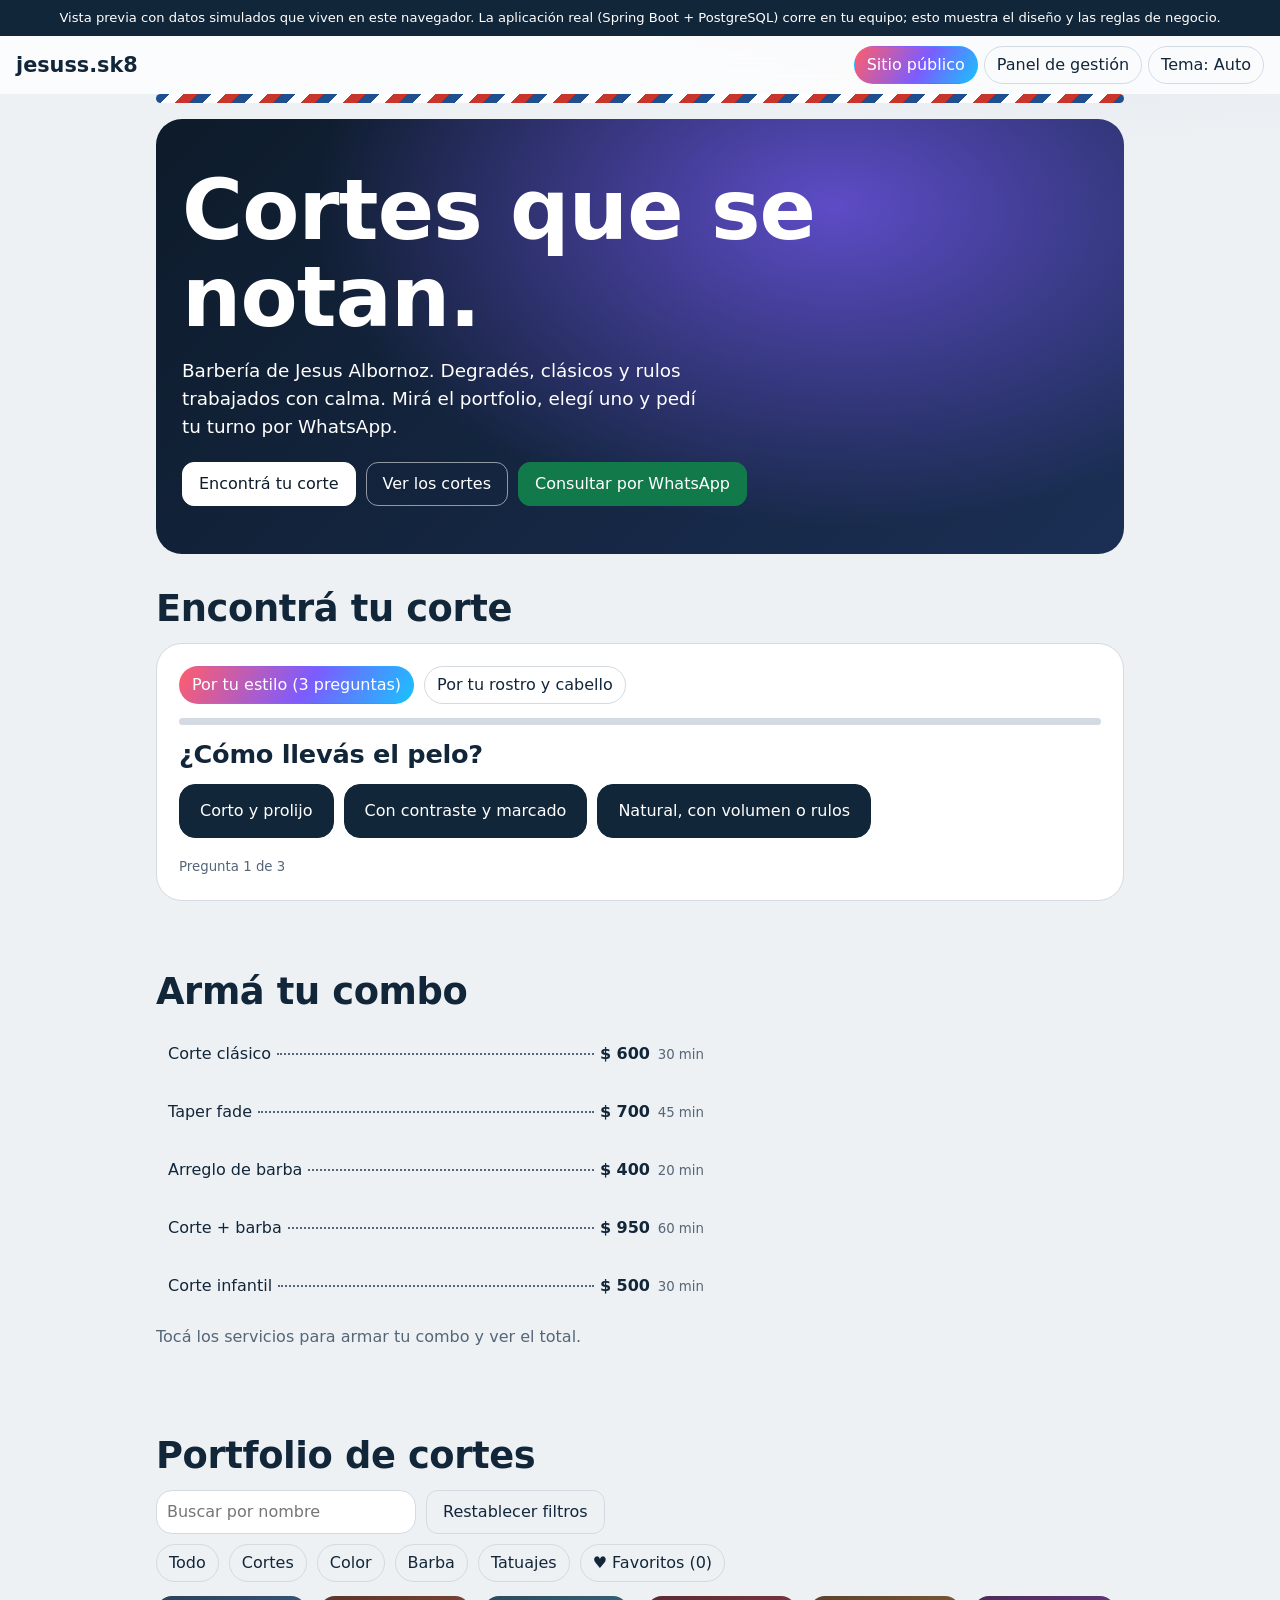
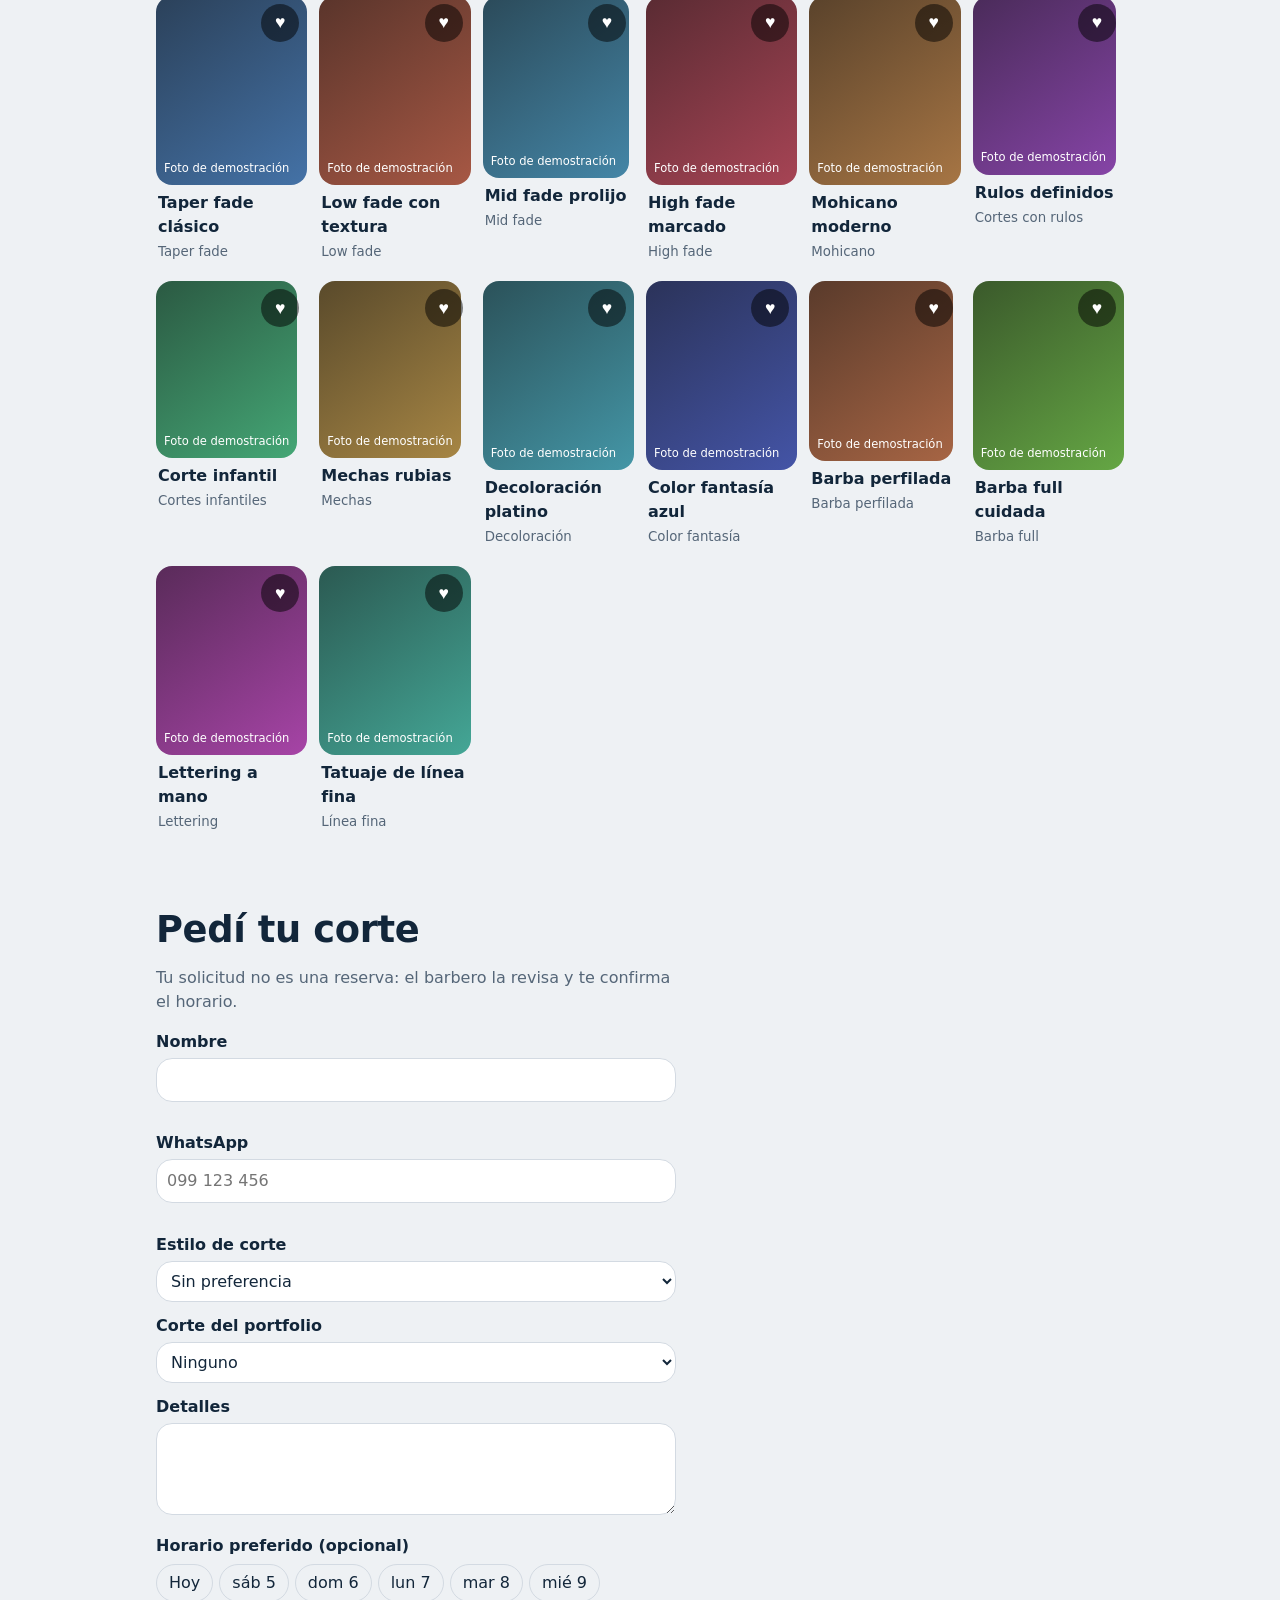
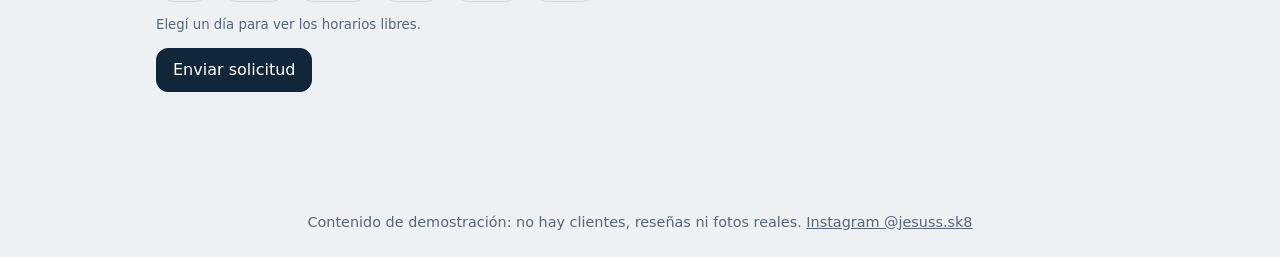
<file: frontend/demo.html>
<!doctype html>
<html lang="es">
<head>
<meta charset="utf-8">
<meta name="viewport" content="width=device-width, initial-scale=1, viewport-fit=cover">
<title>jesuss.sk8 | Barbería</title>
<style>
:root{box-sizing:border-box;padding-top:env(safe-area-inset-top,0px);padding-bottom:env(safe-area-inset-bottom,0px);
--bg:#eef1f4;--sf:#fff;--tx:#12263a;--mu:#556678;--red:#c9342b;--blue:#1f4f8f;--bd:#d3dae2;--pb:#12263a;--pt:#fff;--wa:#12794a;--ok:#e3f3ea;--er:#b3261e}
@media (prefers-color-scheme:dark){:root:not([data-theme="light"]){--bg:#0d1b2a;--sf:#15283b;--tx:#eaf0f6;--mu:#9fb0c1;--red:#e0554b;--blue:#6a9be0;--bd:#26405a;--pb:#eaf0f6;--pt:#0d1b2a;--wa:#3fc885;--ok:#16382b;--er:#ff9a92}}
:root[data-theme="dark"]{--bg:#0d1b2a;--sf:#15283b;--tx:#eaf0f6;--mu:#9fb0c1;--red:#e0554b;--blue:#6a9be0;--bd:#26405a;--pb:#eaf0f6;--pt:#0d1b2a;--wa:#3fc885;--ok:#16382b;--er:#ff9a92}
html{scroll-padding-top:calc(env(safe-area-inset-top,0px) + 70px);scroll-behavior:smooth}
*{box-sizing:border-box}
body{margin:0;background:var(--bg);color:var(--tx);font:16px/1.5 system-ui,-apple-system,"Segoe UI",sans-serif}
body::before{content:"";position:fixed;inset:0 0 auto;height:env(safe-area-inset-top,0px);z-index:10;background:var(--sf)}
h1,h2,h3{font-family:"Avenir Next Condensed","Franklin Gothic Medium","Arial Narrow",system-ui,sans-serif;line-height:1.05;margin:0;letter-spacing:-.01em}
h1{font-size:clamp(2.8rem,9vw,5.2rem)}h2{font-size:clamp(1.7rem,4vw,2.3rem);margin-bottom:14px}
.pole{height:9px;background:repeating-linear-gradient(-45deg,var(--red) 0 10px,#fff 10px 20px,var(--blue) 20px 30px)}
.note{background:var(--pb);color:var(--pt);font-size:.82rem;padding:8px 16px;text-align:center}
header.bar{position:sticky;top:env(safe-area-inset-top,0px);z-index:11;background:var(--sf);border-bottom:1px solid var(--bd);display:flex;flex-wrap:wrap;gap:8px;align-items:center;justify-content:space-between;padding:10px 16px}
.brand{font:700 1.3rem "Avenir Next Condensed","Franklin Gothic Medium","Arial Narrow",system-ui,sans-serif}
nav{display:flex;gap:6px;flex-wrap:wrap}
main{max-width:1000px;margin:0 auto;padding:0 16px 60px}
section{padding:36px 0}
.mu{color:var(--mu)}.row{display:flex;gap:10px;flex-wrap:wrap;align-items:center}
.btn,.chip{font:inherit;cursor:pointer;border-radius:6px;border:1px solid var(--pb);background:var(--pb);color:var(--pt);padding:9px 16px;text-decoration:none;display:inline-block}
.btn.ghost,.chip{background:transparent;color:var(--tx);border-color:var(--bd)}
.btn.wa{background:var(--wa);border-color:var(--wa);color:#fff}
.btn.sm{padding:5px 10px;font-size:.85rem}
.chip{padding:6px 12px;border-radius:99px}.chip[aria-pressed="true"]{background:var(--pb);color:var(--pt);border-color:var(--pb)}
:focus-visible{outline:3px solid var(--blue);outline-offset:2px}
.hero{padding:48px 0 36px}.hero p{max-width:46ch;font-size:1.15rem;margin:16px 0 22px}
.svc{list-style:none;padding:0;margin:0;max-width:560px}.svc li{display:flex;align-items:baseline;gap:6px;padding:7px 0}
.svc .dots{flex:1;border-bottom:2px dotted var(--mu);transform:translateY(-4px)}.svc small{color:var(--mu);min-width:48px;text-align:right}
.grid{display:grid;grid-template-columns:repeat(auto-fill,minmax(150px,1fr));gap:12px;margin-top:14px}
.card{all:unset;cursor:pointer;display:block}.card:focus-visible{outline:3px solid var(--blue);outline-offset:2px}
.ph{aspect-ratio:4/5;border-radius:6px;background:linear-gradient(145deg,hsl(var(--h) 35% 26%),hsl(var(--h) 42% 46%));display:grid;align-items:end;justify-items:start;padding:8px;color:#fff;font-size:.72rem}
.cap{padding:6px 2px}.cap b{display:block}.cap small{color:var(--mu)}
input,select,textarea{font:inherit;color:var(--tx);background:var(--sf);border:1px solid var(--bd);border-radius:6px;padding:9px 10px;width:100%}
label{display:block;margin-bottom:12px;font-weight:600}label>*{font-weight:400;margin-top:4px}
form.stack{max-width:520px}.err{color:var(--er);display:block;min-height:1em}
.hp{position:absolute;left:-9999px}
.okbox{background:var(--ok);padding:12px 14px;border-radius:6px;margin-top:12px}
dialog{border:1px solid var(--bd);border-radius:10px;background:var(--sf);color:var(--tx);max-width:min(480px,92vw);width:100%;padding:18px}
dialog::backdrop{background:rgba(0,0,0,.55)}dialog h2{margin:12px 0 4px}
.tabs{display:flex;gap:6px;flex-wrap:wrap;margin:18px 0}
.tabs .chip b{background:var(--red);color:#fff;border-radius:99px;padding:0 7px;margin-left:6px;font-size:.78rem}
.kpis{display:grid;grid-template-columns:repeat(auto-fit,minmax(150px,1fr));gap:10px;margin-bottom:22px}
.kpi{background:var(--sf);border:1px solid var(--bd);border-radius:8px;padding:12px}.kpi b{display:block;font-size:1.7rem;font-family:"Avenir Next Condensed","Franklin Gothic Medium","Arial Narrow",system-ui,sans-serif}.kpi small{color:var(--mu)}
.list{list-style:none;padding:0;margin:0;background:var(--sf);border:1px solid var(--bd);border-radius:8px}
.list>li,.list>article{display:flex;gap:12px;align-items:center;flex-wrap:wrap;padding:12px;border-bottom:1px solid var(--bd)}.list>:last-child{border:0}
.tm{min-width:62px;font-weight:700}.tm small{display:block;font-weight:400;color:var(--mu)}.gr{flex:1;min-width:150px}
.bd{font-size:.8rem;padding:2px 9px;border-radius:99px;border:1px solid var(--bd)}
.bd.CONFIRMED,.bd.on{border-color:var(--blue);color:var(--blue)}.bd.COMPLETED{background:var(--ok);border-color:transparent}.bd.CANCELLED{color:var(--mu);text-decoration:line-through}
.acts{display:flex;gap:6px;flex-wrap:wrap}
.sw{width:38px;height:48px;border-radius:4px;background:linear-gradient(145deg,hsl(var(--h) 35% 26%),hsl(var(--h) 42% 46%))}
details{width:100%}summary{cursor:pointer}details ul{margin:8px 0 0;color:var(--mu)}
#toast{position:fixed;left:50%;bottom:calc(16px + env(safe-area-inset-bottom,0px));transform:translateX(-50%);background:var(--pb);color:var(--pt);padding:10px 16px;border-radius:8px;z-index:30;max-width:90vw}
#toast.bad{background:var(--er);color:#fff}#toast:empty{display:none}
.two{display:grid;grid-template-columns:repeat(auto-fit,minmax(180px,1fr));gap:10px;align-items:end}
footer{padding:24px 16px;text-align:center;color:var(--mu);font-size:.9rem}
:root{--r:16px;--g:linear-gradient(120deg,#ff5d6c,#7c5cff 55%,#19c2ff)}
body{background:radial-gradient(900px 500px at 85% -10%,color-mix(in srgb,var(--blue) 18%,transparent),transparent),var(--bg)}
header.bar{backdrop-filter:blur(14px);background:color-mix(in srgb,var(--sf) 78%,transparent);border-bottom:0}
header.bar::after{content:"";position:absolute;left:0;bottom:0;height:3px;width:var(--p,0%);background:var(--g)}
.pole{border-radius:99px;background-size:42px 42px;animation:slide 6s linear infinite}
@keyframes slide{to{background-position:42px 0}}
.hero{position:relative;margin-top:16px;padding:48px 26px;border-radius:26px;color:#fff;overflow:hidden;background:radial-gradient(520px 320px at var(--mx,70%) var(--my,20%),rgba(124,92,255,.7),transparent),linear-gradient(135deg,#0d1b2a,#1b2f55)}
.hero .btn{background:#fff;color:#0d1b2a;border-color:#fff}.hero .btn.ghost{background:transparent;color:#fff;border-color:#ffffff88}.hero .btn.wa{background:var(--wa);border-color:var(--wa);color:#fff}
.btn,.chip{transition:transform .15s,background .2s}.btn:hover{transform:translateY(-2px)}.btn:active,.chip:active{transform:scale(.95)}
.btn,.chip{border-radius:12px}.chip{border-radius:99px}.chip[aria-pressed="true"]{background:var(--g);border-color:transparent;color:#fff}
.svc button{all:unset;box-sizing:border-box;cursor:pointer;display:flex;align-items:baseline;gap:6px;width:100%;padding:10px 12px;border-radius:12px;transition:.2s}
.svc button:hover{background:color-mix(in srgb,var(--blue) 12%,transparent)}.svc button:focus-visible{outline:3px solid var(--blue)}
.svc button[aria-pressed="true"]{background:var(--pb);color:var(--pt);transform:scale(1.02)}.svc button[aria-pressed="true"] .dots{border-color:currentColor}.svc button[aria-pressed="true"] small{color:inherit}
.estbar{margin-top:12px;padding:12px 16px;border-radius:14px;background:var(--sf);border:1px solid var(--bd);display:flex;gap:14px;align-items:center;flex-wrap:wrap}.estbar b{font-size:1.5rem}
.cw{position:relative}.heart{position:absolute;z-index:2;top:8px;right:8px;width:38px;height:38px;border-radius:50%;border:0;background:rgba(0,0,0,.5);color:#fff;font-size:1.1rem;cursor:pointer;transition:transform .15s,background .2s}.heart:hover{transform:scale(1.18)}.heart[aria-pressed="true"]{background:var(--red);transform:scale(1.1)}
.card .ph{border-radius:var(--r);transition:transform .25s,box-shadow .25s}.card:hover .ph{transform:translateY(-5px) rotate(-.7deg);box-shadow:0 16px 32px rgba(0,0,0,.28)}
.qz{background:var(--sf);border:1px solid var(--bd);border-radius:26px;padding:22px}.qz .opts{display:flex;gap:10px;flex-wrap:wrap;margin:16px 0}.qz .opts .btn{padding:14px 20px;border-radius:16px}
.bar-p{height:7px;border-radius:9px;background:var(--bd);overflow:hidden}.bar-p i{display:block;height:100%;background:var(--g);transition:width .45s}
.slots{display:flex;gap:6px;flex-wrap:wrap;margin:6px 0 10px}.slots .chip:disabled{opacity:.35;text-decoration:line-through;cursor:not-allowed}
.kpi,.list,.okbox,dialog,input,select,textarea{border-radius:var(--r)}.kpi{transition:transform .2s}.kpi:hover{transform:translateY(-3px)}
.pop{position:fixed;width:9px;height:9px;border-radius:2px;pointer-events:none;z-index:40}
:root[data-theme=street]{--bg:#2a2a2d;--sf:#1d1d20;--tx:#f5f1e6;--mu:#bdb8aa;--red:#ff2e93;--blue:#18d4ff;--bd:#6b6b72;--pb:#ffe600;--pt:#111;--wa:#1faa59;--ok:#3a3548;--er:#ff8a8a;--r:4px;--g:linear-gradient(120deg,#ff2e93,#ffe600 55%,#18d4ff)}
[data-theme=street] body{background:radial-gradient(circle at 10% 15%,#ff2e9340 0 110px,transparent 112px),radial-gradient(circle at 92% 6%,#18d4ff38 0 150px,transparent 152px),url("data:image/svg+xml;utf8,<svg xmlns='http://www.w3.org/2000/svg' width='160' height='160'><filter id='n'><feTurbulence type='fractalNoise' baseFrequency='.8' numOctaves='2'/><feColorMatrix values='0 0 0 0 1 0 0 0 0 1 0 0 0 0 1 0 0 0 .07 0'/></filter><rect width='100%25' height='100%25' filter='url(%23n)'/></svg>"),#2a2a2d}
[data-theme=street] h1,[data-theme=street] h2,[data-theme=street] h3,[data-theme=street] .brand{font-family:Impact,Haettenschweiler,'Arial Narrow Bold',sans-serif;text-transform:uppercase;letter-spacing:.03em;font-weight:400}
[data-theme=street] .hero{background:linear-gradient(135deg,#ff2e93,#7a1fff 60%,#18d4ff);border:4px solid #000;box-shadow:8px 8px 0 #000;border-radius:6px;transform:rotate(-.6deg)}
[data-theme=street] .hero h1{text-shadow:4px 4px 0 #000}
[data-theme=street] .hero::after{content:'@jesuss.sk8';position:absolute;right:16px;bottom:14px;transform:rotate(-6deg);background:#ffe600;color:#111;font:400 1.1rem Impact,sans-serif;padding:4px 12px;border:3px solid #000;box-shadow:3px 3px 0 #000}
[data-theme=street] .pole{background:repeating-linear-gradient(-45deg,#ffe600 0 14px,#111 14px 28px);border-radius:0}
[data-theme=street] .btn,[data-theme=street] .kpi,[data-theme=street] .list,[data-theme=street] .qz,[data-theme=street] .estbar,[data-theme=street] .ph,[data-theme=street] dialog{border:3px solid #000;box-shadow:4px 4px 0 #000;border-radius:var(--r)}
[data-theme=street] .chip{border:3px solid #f5f1e6;box-shadow:3px 3px 0 #000}
[data-theme=street] .btn:hover{transform:translate(-2px,-2px);box-shadow:6px 6px 0 #000}
[data-theme=street] .chip[aria-pressed=true]{background:#ffe600;color:#111;border-color:#000}
[data-theme=street] .svc button[aria-pressed=true]{background:#ffe600;color:#111;transform:rotate(-1deg) scale(1.02)}
[data-theme=street] header.bar{border-bottom:3px solid #ffe600}
/* tema Underground: negros y grises (reemplaza el estilo anterior) */
:root[data-theme=street]{--bg:#0b0b0b;--sf:#141414;--tx:#ececec;--mu:#9a9a9a;--red:#bdbdbd;--blue:#e8e8e8;--bd:#333;--pb:#ececec;--pt:#0a0a0a;--wa:#2e2e2e;--ok:#1e1e1e;--er:#ff9a92;--r:0px;--g:linear-gradient(90deg,#4a4a4a,#ececec)}
[data-theme=street] body{background:radial-gradient(800px 420px at 50% -8%,#2a2a2a,transparent),url("data:image/svg+xml;utf8,<svg xmlns='http://www.w3.org/2000/svg' width='160' height='160'><filter id='n'><feTurbulence type='fractalNoise' baseFrequency='.9' numOctaves='2'/><feColorMatrix values='0 0 0 0 1 0 0 0 0 1 0 0 0 0 1 0 0 0 .09 0'/></filter><rect width='100%25' height='100%25' filter='url(%23n)'/></svg>"),#0b0b0b}
[data-theme=street] h1,[data-theme=street] h2,[data-theme=street] h3,[data-theme=street] .brand{font-family:'Arial Narrow','Helvetica Neue',Impact,sans-serif;text-transform:uppercase;letter-spacing:.06em;font-weight:800}
[data-theme=street] .hero{background:radial-gradient(420px 260px at var(--mx,70%) var(--my,20%),rgba(255,255,255,.14),transparent),linear-gradient(160deg,#1e1e1e,#0b0b0b);border:1px solid #333;box-shadow:none;border-radius:0;transform:none}
[data-theme=street] .hero h1{color:transparent;-webkit-text-stroke:1.5px #ececec;text-shadow:none}
[data-theme=street] .hero::after{content:'@jesuss.sk8';transform:none;background:transparent;color:#ececec;border:1px solid #ececec;box-shadow:none;font:600 .8rem system-ui,sans-serif;letter-spacing:.1em;padding:3px 10px}
[data-theme=street] .pole{background:repeating-linear-gradient(-45deg,#ececec 0 6px,#0b0b0b 6px 14px);height:6px;animation:none}
[data-theme=street] .btn,[data-theme=street] .kpi,[data-theme=street] .list,[data-theme=street] .qz,[data-theme=street] .estbar,[data-theme=street] .ph,[data-theme=street] dialog{border:1px solid #333;box-shadow:none;border-radius:0}
[data-theme=street] .btn{border-color:#ececec}[data-theme=street] .btn.ghost{border-color:#555}[data-theme=street] .btn.wa{border-color:#ececec;color:#fff}
[data-theme=street] .btn:hover{background:#0b0b0b;color:#ececec;transform:none;box-shadow:none}[data-theme=street] .btn.ghost:hover{background:#ececec;color:#0a0a0a}
[data-theme=street] .chip{border:1px solid #444;border-radius:0;box-shadow:none}
[data-theme=street] .chip[aria-pressed=true]{background:#ececec;color:#0a0a0a;border-color:#ececec}
[data-theme=street] .svc button[aria-pressed=true]{background:#ececec;color:#0a0a0a;transform:none}
[data-theme=street] .ph{filter:grayscale(1) contrast(1.1)}[data-theme=street] .card:hover .ph{filter:grayscale(1) brightness(1.3);transform:none;box-shadow:none}
[data-theme=street] .heart[aria-pressed=true]{background:#ececec;color:#0a0a0a}
[data-theme=street] .tabs .chip b{color:#0a0a0a}
[data-theme=street] header.bar{border-bottom:1px solid #333}
/* tema Neón: noche urbana, asfalto, azul marino y luces de neón (reemplaza Underground) */
:root[data-theme=street]{--bg:#070b14;--sf:#0e1626;--tx:#e8eefc;--mu:#8d9bb5;--red:#ff2bd1;--blue:#19e3ff;--bd:#1f3350;--pb:#19e3ff;--pt:#04101a;--wa:#39ff88;--ok:#0f3326;--er:#ff7a8a;--r:0px;--g:linear-gradient(90deg,#39ff88,#19e3ff,#ff8a1f,#ff2bd1)}
@keyframes slideN{to{background-position:113px 0}}@keyframes streak{from{transform:skewX(-20deg) translateX(0)}to{transform:skewX(-20deg) translateX(140px)}}@keyframes flick{0%,18%,22%,62%,64%,100%{opacity:1}20%,63%{opacity:.78}}
[data-theme=street] body{background:radial-gradient(700px 380px at 12% -5%,#19e3ff26,transparent),radial-gradient(700px 380px at 96% 0,#ff2bd126,transparent),repeating-linear-gradient(100deg,transparent 0 120px,rgba(255,255,255,.025) 120px 121px),linear-gradient(180deg,#070b14,#0c1424 55%,#161d2a)}
[data-theme=street] body::after{content:'';position:fixed;inset:0;pointer-events:none;z-index:5;mix-blend-mode:screen;background:radial-gradient(260px 260px at var(--cx,50%) var(--cy,30%),rgba(25,227,255,.14),transparent 70%)}
[data-theme=street] h1,[data-theme=street] h2,[data-theme=street] h3,[data-theme=street] .brand{font-family:'Arial Narrow','Helvetica Neue',Impact,sans-serif;font-style:italic;font-weight:900;text-transform:uppercase;letter-spacing:.03em}
[data-theme=street] header.bar{background:color-mix(in srgb,#070b14 82%,transparent);border-bottom:1px solid #19e3ff44}
[data-theme=street] header.bar::before{content:'';position:absolute;left:0;right:0;top:0;height:4px;background:repeating-linear-gradient(-45deg,#39ff88 0 20px,#19e3ff 20px 40px,#ff8a1f 40px 60px,#ff2bd1 60px 80px);background-size:113px 113px;animation:slideN 2.6s linear infinite;filter:drop-shadow(0 0 6px #19e3ff)}
[data-theme=street] .pole{height:8px;border-radius:0;background:repeating-linear-gradient(-45deg,#39ff88 0 20px,#19e3ff 20px 40px,#ff8a1f 40px 60px,#ff2bd1 60px 80px);background-size:113px 113px;animation:slideN 2.6s linear infinite;filter:drop-shadow(0 0 8px #19e3ff)}
[data-theme=street] .hero{background:radial-gradient(440px 280px at var(--mx,70%) var(--my,20%),rgba(25,227,255,.3),transparent),radial-gradient(500px 260px at 0 100%,rgba(255,43,209,.28),transparent),linear-gradient(180deg,#0a1226,#111b34 55%,#1b2230);border:1px solid #19e3ff66;border-radius:0;box-shadow:0 0 40px #19e3ff2e,inset 0 -90px 100px -70px #ff2bd155;transform:none}
[data-theme=street] .hero::before{content:'';position:absolute;inset:0 -280px;pointer-events:none;background:repeating-linear-gradient(90deg,transparent 0 64px,rgba(25,227,255,.16) 64px 66px,transparent 66px 140px);animation:streak 2.2s linear infinite}
[data-theme=street] .hero>*{position:relative}
[data-theme=street] .hero h1{color:#fff;-webkit-text-stroke:0;text-shadow:0 0 6px #19e3ff,0 0 24px #19e3ff,0 0 48px #19e3ff88;animation:flick 6s infinite}
[data-theme=street] .hero p{color:#c6d3ee}
[data-theme=street] .hero::after{content:'@jesuss.sk8';transform:skewX(-10deg) rotate(-3deg);background:#ff2bd1;color:#fff;border:0;box-shadow:0 0 20px #ff2bd1aa;font:900 .95rem 'Arial Narrow',Impact,sans-serif;letter-spacing:.08em;padding:4px 14px}
[data-theme=street] main{counter-reset:s}
[data-theme=street] section h2{display:flex;align-items:center;gap:12px}
[data-theme=street] section h2::before{counter-increment:s;content:counter(s,decimal-leading-zero);font:italic 900 2.4rem Impact,sans-serif;color:transparent;-webkit-text-stroke:1.5px #ff2bd1;text-shadow:0 0 14px #ff2bd199}
[data-theme=street] section h2::after{content:'';flex:1;height:2px;background:linear-gradient(90deg,#19e3ff,transparent);box-shadow:0 0 10px #19e3ff}
[data-theme=street] :is(.cw,.kpi):nth-child(4n+1){--n:#39ff88}[data-theme=street] :is(.cw,.kpi):nth-child(4n+2){--n:#19e3ff}[data-theme=street] :is(.cw,.kpi):nth-child(4n+3){--n:#ff8a1f}[data-theme=street] :is(.cw,.kpi):nth-child(4n+4){--n:#ff2bd1}
[data-theme=street] .btn{background:linear-gradient(90deg,#19e3ff,#39ff88);color:#04101a;border:0;border-radius:0;transform:skewX(-10deg);font-weight:800;text-transform:uppercase;letter-spacing:.06em;box-shadow:0 0 16px #19e3ff77}
[data-theme=street] .btn.ghost{background:transparent;color:#e8eefc;border:1px solid #19e3ff88;box-shadow:none}
[data-theme=street] .btn.wa{background:#39ff88;color:#04101a;border:0;box-shadow:0 0 16px #39ff8877}
[data-theme=street] .btn:hover{background:linear-gradient(90deg,#ff2bd1,#ff8a1f);color:#fff;transform:skewX(-10deg) translateY(-2px);box-shadow:0 0 22px #ff2bd199}
[data-theme=street] .btn.ghost:hover{background:#19e3ff22;color:#fff;box-shadow:0 0 16px #19e3ff66}
[data-theme=street] .btn:active{transform:skewX(-10deg) scale(.95)}
[data-theme=street] .chip{background:#0e1626cc;color:#e8eefc;border:1px solid #19e3ff55;border-radius:2px;transform:skewX(-10deg);box-shadow:none}
[data-theme=street] .chip:active{transform:skewX(-10deg) scale(.95)}
[data-theme=street] .chip[aria-pressed=true]{background:linear-gradient(90deg,#ff2bd1,#ff8a1f);color:#fff;border-color:transparent;box-shadow:0 0 14px #ff2bd199}
[data-theme=street] .svc button:hover{background:#19e3ff1f}[data-theme=street] .svc button[aria-pressed=true]{background:linear-gradient(90deg,#39ff88,#19e3ff);color:#04101a;transform:none;box-shadow:0 0 18px #39ff8877}
[data-theme=street] .kpi,[data-theme=street] .qz,[data-theme=street] .estbar{background:var(--sf);border:1px solid #1f3a5a;border-left:3px solid var(--n,#19e3ff);border-radius:0;box-shadow:0 0 22px #19e3ff14;clip-path:polygon(0 0,calc(100% - 14px) 0,100% 14px,100% 100%,0 100%)}
[data-theme=street] .list,[data-theme=street] dialog{background:var(--sf);border:1px solid #1f3a5a;border-radius:0;box-shadow:0 0 26px #19e3ff1f}
[data-theme=street] .kpi b{color:var(--n,#19e3ff);text-shadow:0 0 12px var(--n,#19e3ff)}
[data-theme=street] .ph{filter:saturate(1.25);border:1px solid var(--n,#19e3ff);border-radius:0;box-shadow:0 8px 24px #0009;font-weight:700;text-transform:uppercase;letter-spacing:.08em;text-shadow:0 1px 4px #000}
[data-theme=street] .card:hover .ph{filter:saturate(1.4) brightness(1.1);transform:translateY(-5px);box-shadow:0 0 0 1px var(--n,#19e3ff),0 0 30px var(--n,#19e3ff)}
[data-theme=street] .heart[aria-pressed=true]{background:#ff2bd1;color:#fff;box-shadow:0 0 14px #ff2bd1}
[data-theme=street] .tabs .chip b{color:#fff}
[data-theme=street] input,[data-theme=street] select,[data-theme=street] textarea{background:#0b1220;border:1px solid #1f3a5a;color:#e8eefc;border-radius:0}
[data-theme=street] input:focus,[data-theme=street] select:focus,[data-theme=street] textarea:focus{border-color:#19e3ff;box-shadow:0 0 0 3px #19e3ff33;outline:0}
@media (prefers-reduced-motion:reduce){*{animation:none!important;transition:none!important}}
</style>
</head>
<body>
<div id="app"></div><dialog id="dlg"></dialog><div id="toast" role="status" aria-live="polite"></div>
<script>
const TZ='America/Montevideo',$=s=>document.querySelector(s);
const esc=s=>String(s??'').replace(/[&<>"']/g,c=>({'&':'&amp;','<':'&lt;','>':'&gt;','"':'&quot;',"'":'&#39;'}[c]));
const hm=t=>new Date(t).toLocaleTimeString('es-UY',{hour:'2-digit',minute:'2-digit',timeZone:TZ});
const money=n=>'$ '+Number(n).toLocaleString('es-UY');
const at=(h,m,dd)=>{const d=new Date();d.setDate(d.getDate()+(dd||0));d.setHours(h,m||0,0,0);return d.getTime()};
const sameDay=t=>new Date(t).toDateString()===new Date().toDateString();
const LBL={PENDING:'Pendiente',CONFIRMED:'Confirmado',COMPLETED:'Completado',CANCELLED:'Cancelado'};
function phone(raw){const s=(raw||'').trim(),d=s.replace(/\D/g,'');let e;
 if(s.startsWith('+'))e='+'+d;else if(d.startsWith('00'))e='+'+d.slice(2);else if(d.startsWith('598'))e='+'+d;
 else if(d.startsWith('09')&&d.length==9)e='+598'+d.slice(1);else if(d.startsWith('9')&&d.length==8)e='+598'+d;else e='+'+d;
 if(!/^\+[1-9]\d{7,14}$/.test(e))throw new Error('El WhatsApp no es válido. Probá con +59899123456.');return e}
let seq=100;
const S={shop:{name:'jesuss.sk8',wa:'+59899119628'},
 services:[[1,'Corte clásico',600,30],[2,'Taper fade',700,45],[3,'Arreglo de barba',400,20],[4,'Corte + barba',950,60],[5,'Corte infantil',500,30]].map(([id,name,price,min])=>({id,name,price,min})),
 styles:['Taper fade','Low fade','Mid fade','High fade','Mohicano','Corte clásico','Crop','Cortes con rulos','Cortes infantiles'].map((name,i)=>({id:i+1,name})),
 items:[[1,'Taper fade clásico',1,1,212],[2,'Low fade con textura',2,1,12],[3,'Mid fade prolijo',3,1,200],[4,'High fade marcado',4,1,350],[5,'Mohicano moderno',5,1,30],[6,'Rulos definidos',8,1,280],[7,'Corte infantil',9,1,150],[8,'Crop (borrador)',7,0,60]].map(([id,t,sid,pub,h])=>({id,t,sid,pub:!!pub,h})),
 clients:[[1,'Cliente Demo Uno','+59899100001'],[2,'Cliente Demo Dos','+59899100002'],[3,'Cliente Demo Tres','+59899100003'],[4,'Cliente Demo Cuatro','+59899100004'],[5,'Cliente Demo Cinco','+59899100005']].map(([id,name,ph])=>({id,name,ph})),
 appts:[],visits:[],reqs:[{id:90,name:'Solicitante Demo',ph:'+59899100099',sid:2,msg:'Quiero un low fade parecido al de la galería.',pref:'Sábado a la mañana',st:'NEW'}]};
const svc=id=>S.services.find(x=>x.id==id),cli=id=>S.clients.find(x=>x.id==id),sty=id=>S.styles.find(x=>x.id==id);
const busy=(s,e)=>S.appts.some(a=>a.st!=='CANCELLED'&&a.start<e&&a.end>s);
function addAppt(cid,sid,start,st){const v=svc(sid),end=start+v.min*60000;
 if(busy(start,end))throw new Error('Ese horario se superpone con otro turno.');
 const a={id:++seq,cid:+cid,sid:+sid,start,end,price:v.price,st:st||'CONFIRMED'};S.appts.push(a);return a}
function complete(id){const a=S.appts.find(x=>x.id===id),ex=S.visits.find(v=>v.aid===id);
 if(a.st==='COMPLETED')return ex;
 if(a.st==='CANCELLED')throw new Error('Un turno cancelado no puede completarse.');
 if(a.st!=='CONFIRMED')throw new Error('Confirmá el turno antes de completarlo.');
 const v={id:++seq,aid:id,cid:a.cid,at:a.start,svc:svc(a.sid).name,price:a.price};S.visits.push(v);a.st='COMPLETED';return v}
S.appts=[];
[[1,2,at(15,0,-1),'CONFIRMED'],[2,1,at(16,0,-1),'CONFIRMED'],[3,4,at(10,0),'CONFIRMED'],[4,3,at(12,0),'PENDING'],[5,2,at(15,30),'CONFIRMED']].forEach(([c,s,t,st])=>addAppt(c,s,t,st));
complete(S.appts[0].id);S.appts[1].st='CANCELLED';
const V={mode:'public',tab:'hoy',admin:false,s:'',q:'',fav:new Set(),est:new Set(),qz:{step:0,ans:[]},day:null,time:null,list:[]};
const wa=t=>'https://wa.me/'+S.shop.wa.slice(1)+'?text='+encodeURIComponent(t);
const toast=(m,bad)=>{const t=$('#toast');t.textContent=m;t.className=bad?'bad':'';clearTimeout(toast.k);toast.k=setTimeout(()=>t.textContent='',3500)};
const dlg=$('#dlg'),dopen=h=>{dlg.innerHTML=h;if(!dlg.open)dlg.showModal()};
let pending=null;
const ask=(m,fn)=>{pending=fn;dopen(`<h2>${esc(m)}</h2><p class=mu>Esta acción no se puede deshacer.</p><div class=row><button class=btn data-a=yes>Sí, continuar</button><button class="btn ghost" data-a=close>Volver</button></div>`)};

function render(){
 $('#app').innerHTML=`<div class=note>Vista previa con datos simulados que viven en este navegador. La aplicación real (Spring Boot + PostgreSQL) corre en tu equipo; esto muestra el diseño y las reglas de negocio.</div>
 <header class=bar><span class=brand>jesuss.sk8</span><nav aria-label="Vista"><button class="chip" data-a=mode data-v=public aria-pressed="${V.mode==='public'}">Sitio público</button><button class="chip" data-a=mode data-v=panel aria-pressed="${V.mode==='panel'}">Panel de gestión</button><button class=chip data-a=theme aria-label="Cambiar de tema: blanco, azul o neón">Tema: ${TN[document.documentElement.dataset.theme]||'Auto'}</button></nav></header>
 <main>${V.mode==='public'?pub():panel()}</main><footer>Contenido de demostración: no hay clientes, reseñas ni fotos reales. <a href="https://www.instagram.com/jesuss.sk8/" target=_blank rel=noopener style="color:inherit">Instagram @jesuss.sk8</a></footer>`;
 if(V.mode==='public'){drawGallery();drawQz();drawEst();drawSlots()}if(V.mode==='panel'&&V.admin){countUp();if(V.tab==='clientes')drawClients()}}

function pub(){
 const sv=S.services.map(s=>`<li><button data-a=est data-id=${s.id} aria-pressed="${V.est.has(s.id)}"><span>${esc(s.name)}</span><span class=dots></span><b>${money(s.price)}</b><small>${s.min} min</small></button></li>`).join('');
 const so=S.styles.map(s=>`<option value="${s.id}">${esc(s.name)}</option>`).join('');
 const io=S.items.filter(i=>i.pub).map(i=>`<option value="${i.id}">${esc(i.t)}</option>`).join('');
 return `<div class=pole></div>
 <section class=hero><h1>Cortes que se notan.</h1><p>Barbería de Jesus Albornoz. Degradés, clásicos y rulos trabajados con calma. Mirá el portfolio, elegí uno y pedí tu turno por WhatsApp.</p>
 <div class=row><a class=btn href="#quiz">Encontrá tu corte</a><a class="btn ghost" href="#galeria">Ver los cortes</a><a class="btn wa" target=_blank rel=noopener href="${wa('Hola, quisiera consultar por un turno.')}">Consultar por WhatsApp</a></div></section>
 <section id=quiz><h2>Encontrá tu corte</h2><div class=qz id=qz></div></section>
 <section id=servicios><h2>Armá tu combo</h2><ul class=svc>${sv}</ul><div id=est aria-live=polite></div></section>
 <section id=galeria><h2>Portfolio de cortes</h2>
 <div class=row><input id=q type=search placeholder="Buscar por nombre" aria-label="Buscar corte" style="max-width:260px"><button class="btn ghost" data-a=reset>Restablecer filtros</button></div>
 <div id=chips class=row style="margin-top:10px" role=group aria-label="Filtrar por estilo"></div><div id=grid class=grid></div></section>
 <section id=solicitud><h2>Pedí tu corte</h2><p class=mu style="max-width:52ch">Tu solicitud no es una reserva: el barbero la revisa y te confirma el horario.</p>
 <form data-f=req class=stack novalidate>
 <label>Nombre<input name=name autocomplete=name><small class=err id=e-name></small></label>
 <label>WhatsApp<input name=whatsapp inputmode=tel autocomplete=tel placeholder="099 123 456"><small class=err id=e-whatsapp></small></label>
 <label>Estilo de corte<select name=style><option value="">Sin preferencia</option>${so}</select></label>
 <label>Corte del portfolio<select name=item id=rp><option value="">Ninguno</option>${io}</select></label>
 <label>Detalles<textarea name=message rows=3 maxlength=1000></textarea></label>
 <div style="margin-bottom:12px"><b>Horario preferido (opcional)</b><div id=slots></div><input type=hidden name=pref id=pref></div>
 <input class=hp name=website tabindex=-1 autocomplete=off aria-hidden=true>
 <button class=btn>Enviar solicitud</button></form><div id=reqOut aria-live=polite></div></section>`}

const card=i=>`<div class=cw><button class=heart data-a=fav data-id=${i.id} aria-pressed="${V.fav.has(i.id)}" aria-label="Favorito: ${esc(i.t)}">♥</button><button class=card data-a=open data-id=${i.id}><div class=ph style="--h:${i.h}" role=img aria-label="Foto de demostración: ${esc(i.t)}">Foto de demostración</div><div class=cap><b>${esc(i.t)}</b><small>${esc(sty(i.sid).name)}</small></div></button></div>`;
function drawGallery(){
 $('#chips').innerHTML=[['','Todos'],['fav','♥ Favoritos ('+V.fav.size+')'],...S.styles.map(s=>[s.id,s.name])].map(([v,l])=>`<button class=chip data-a=sty data-v="${v}" aria-pressed="${String(V.s)===String(v)}">${esc(l)}</button>`).join('');
 const q=V.q.trim().toLowerCase(),list=S.items.filter(i=>i.pub&&(!V.s||(V.s==='fav'?V.fav.has(i.id):i.sid==V.s))&&i.t.toLowerCase().includes(q));
 V.list=list;$('#grid').innerHTML=list.length?list.map(card).join(''):`<p class=mu>No hay cortes con esos filtros. Probá con otro estilo o restablecé la búsqueda.</p>`}
function openItem(id){const i=S.items.find(x=>x.id===id);
 dopen(`<div class=ph style="--h:${i.h};aspect-ratio:4/3" role=img aria-label="Foto de demostración: ${esc(i.t)}">Foto de demostración</div><h2>${esc(i.t)}</h2><p class=mu>${esc(sty(i.sid).name)}</p><p>Ejemplo de demostración. Acá va la descripción del trabajo.</p>
 <div class=row><a class="btn wa" target=_blank rel=noopener href="${wa(`Hola, vi el corte ${i.t} en tu portfolio y me gustaría consultar disponibilidad para hacerme uno.`)}">Consultar por este estilo</a><button class=btn data-a=req data-id=${i.id}>Pedir este corte</button><button class="btn ghost" data-a=nav data-d=-1 data-id=${i.id} aria-label="Corte anterior">‹</button><button class="btn ghost" data-a=nav data-d=1 data-id=${i.id} aria-label="Corte siguiente">›</button><button class="btn ghost" data-a=close>Cerrar</button></div><p class=mu><small>Tip: con las flechas ← → del teclado pasás al siguiente corte.</small></p>`)}

function panel(){
 if(!V.admin)return `<section><h2>Panel de gestión</h2><p class=mu>Usuario de demostración ya completado.</p>
 <form data-f=login class=stack><label>Email<input name=email value="demo@barberstudio.test" autocomplete=username></label>
 <label>Contraseña<input name=password type=password value="demo1234" autocomplete=current-password></label><small class=err id=e-login></small><button class=btn>Ingresar</button></form></section>`;
 const nr=S.reqs.filter(r=>r.st==='NEW').length;
 const tabs=[['hoy','Hoy'],['clientes','Clientes'],['solicitudes','Solicitudes'],['portfolio','Portfolio']];
 return `<div class=pole style="margin-top:-1px"></div><div class=tabs role=tablist>${tabs.map(([k,l])=>`<button class=chip data-a=tab data-v=${k} aria-pressed="${V.tab===k}">${l}${k==='solicitudes'&&nr?`<b>${nr}</b>`:''}</button>`).join('')}<button class="chip" data-a=logout style="margin-left:auto">Cerrar sesión</button></div>${P[V.tab]()}`}

const P={
hoy(){const today=S.appts.filter(a=>sameDay(a.start)).sort((a,b)=>a.start-b.start),vt=S.visits.filter(v=>sameDay(v.at));
 const inc=vt.reduce((s,v)=>s+v.price,0),pend=S.appts.filter(a=>a.st==='PENDING'&&a.end>Date.now()).length,canc=today.filter(a=>a.st==='CANCELLED').length,nr=S.reqs.filter(r=>r.st==='NEW').length;
 const k=(b,s,t)=>`<div class=kpi><b data-n="${String(b).replace(/\D/g,'')}" data-m="${String(b).startsWith('$')?1:0}">${b}</b>${s}${t?`<br><small>${t}</small>`:''}</div>`;
 const rows=today.map(a=>`<li><div class=tm>${hm(a.start)}<small>${(a.end-a.start)/60000} min</small></div><div class=gr><b>${esc(cli(a.cid).name)}</b><br><span class=mu>${esc(svc(a.sid).name)}, ${money(a.price)}</span></div><span class="bd ${a.st}">${LBL[a.st]}</span><div class=acts>${
 a.st==='PENDING'?`<button class="btn sm" data-a=conf data-id=${a.id}>Confirmar</button>`:''}${a.st==='CONFIRMED'?`<button class="btn sm" data-a=done data-id=${a.id}>Completar</button>`:''}${
 a.st==='PENDING'||a.st==='CONFIRMED'?`<button class="btn sm ghost" data-a=cancel data-id=${a.id}>Cancelar</button>`:''}</div></li>`).join('');
 const co=S.clients.map(c=>`<option value="${c.id}">${esc(c.name)}</option>`).join(''),so=S.services.map(s=>`<option value="${s.id}">${esc(s.name)}, ${money(s.price)}</option>`).join('');
 const n=new Date();n.setHours(n.getHours()+1,0,0,0);
 return `<div class=kpis>${k(money(inc),'Ingresos registrados hoy','Solo servicios completados y cobrados. No es ganancia neta.')}${k(vt.length,'Completados hoy')}${k(pend,'Por confirmar')}${k(canc,'Cancelados hoy')}${k(nr,'Solicitudes nuevas')}</div>
 <h2>Agenda de hoy</h2>${rows?`<ul class=list>${rows}</ul>`:`<p class=mu>No hay turnos para hoy. Agendá el primero abajo.</p>`}
 <h3 style="margin:26px 0 10px">Agendar turno</h3><form data-f=appt class=two><label>Cliente<select name=cid>${co}</select></label><label>Servicio<select name=sid>${so}</select></label>
 <label>Hora de hoy<input type=time name=time required value="${String(n.getHours()).padStart(2,'0')}:00"></label><button class=btn style="margin-bottom:12px">Agendar turno</button></form><small class=err id=e-appt></small>`},
clientes(){return `<div class=row style="margin-bottom:12px"><input id=cq type=search placeholder="Buscar por nombre o teléfono" aria-label="Buscar cliente" style="max-width:300px"></div><div id=clist></div>
 <h3 style="margin:26px 0 10px">Nuevo cliente</h3><form data-f=client class=two><label>Nombre<input name=name></label><label>WhatsApp<input name=whatsapp inputmode=tel placeholder="099 123 456"></label><button class=btn style="margin-bottom:12px">Guardar cliente</button></form><small class=err id=e-client></small>`},
solicitudes(){const so=S.services.map(s=>`<option value="${s.id}">${esc(s.name)}</option>`).join('');
 return S.reqs.length?`<div class=list>${S.reqs.map(r=>`<article><div class=gr><b>${esc(r.name)}</b> <span class=mu>${esc(r.ph)}</span><br>${r.sid?esc(sty(r.sid).name)+'. ':''}${esc(r.msg||'')}<br><span class=mu>Prefiere: ${esc(r.pref||'sin indicar')}</span></div>${
 r.st==='NEW'?`<select class=rs aria-label="Servicio">${so}</select><input class=rt type=time value="17:00" aria-label="Hora de hoy" style="width:auto"><button class="btn sm" data-a=acc data-id=${r.id}>Aceptar y agendar</button><button class="btn sm ghost" data-a=rej data-id=${r.id}>Rechazar</button>`:`<span class="bd ${r.st==='ACCEPTED'?'COMPLETED':'CANCELLED'}">${r.st==='ACCEPTED'?'Aceptada':'Rechazada'}</span>`}</article>`).join('')}</div>`:`<p class=mu>No hay solicitudes. Cuando alguien envíe el formulario público, aparece acá.</p>`},
portfolio(){return `<p class=mu>Los borradores nunca aparecen en la galería pública.</p><ul class=list style="margin-top:10px">${S.items.map(i=>`<li><div class=sw style="--h:${i.h}"></div><div class=gr><b>${esc(i.t)}</b><br><span class=mu>${esc(sty(i.sid).name)}</span></div><span class="bd ${i.pub?'on':''}">${i.pub?'Publicado':'Borrador'}</span><button class="btn sm ghost" data-a=pubtog data-id=${i.id}>${i.pub?'Despublicar':'Publicar'}</button></li>`).join('')}</ul>`}};

function drawClients(){const q=($('#cq')?.value||'').trim().toLowerCase(),d=q.replace(/\D/g,'');
 const l=S.clients.filter(c=>!q||c.name.toLowerCase().includes(q)||(d&&c.ph.includes(d)));
 $('#clist').innerHTML=l.length?`<div class=list>${l.map(c=>{const vs=S.visits.filter(v=>v.cid===c.id);
 return `<article><details><summary><b>${esc(c.name)}</b> <span class=mu>${esc(c.ph)}, ${vs.length} visitas, ${money(vs.reduce((s,v)=>s+v.price,0))}</span></summary><ul>${vs.length?vs.map(v=>`<li>${new Date(v.at).toLocaleDateString('es-UY')}: ${esc(v.svc)}, ${money(v.price)}</li>`).join(''):'<li>Todavía no tiene visitas registradas.</li>'}</ul></details></article>`}).join('')}</div>`:`<p class=mu>No encontramos clientes con esa búsqueda.</p>`}

const A={
 mode(d){V.mode=d.v;render();scrollTo(0,0)},sty(d){V.s=d.v;drawGallery()},
 reset(){V.s='';V.q='';const q=$('#q');if(q)q.value='';drawGallery()},
 open(d){openItem(+d.id)},close(){dlg.close()},yes(){dlg.close();pending&&pending();pending=null},
 req(d){dlg.close();$('#rp').value=d.id;$('#solicitud').scrollIntoView();$('#solicitud input').focus({preventScroll:true})},
 tab(d){V.tab=d.v;render()},logout(){V.admin=false;render()},
 conf(d){S.appts.find(a=>a.id==d.id).st='CONFIRMED';toast('Turno confirmado.');render()},
 cancel(d){ask('¿Cancelar este turno?',()=>{S.appts.find(a=>a.id==d.id).st='CANCELLED';toast('Turno cancelado. No genera ingresos.');render()})},
 done(d){try{const v=complete(+d.id);toast('Visita registrada: '+money(v.price));burst();render()}catch(e){toast(e.message,1)}},
 acc(d){const r=S.reqs.find(x=>x.id==d.id),box=document.activeElement.closest('article'),[h,m]=box.querySelector('.rt').value.split(':').map(Number);
  try{let c=S.clients.find(x=>x.ph===r.ph);if(!c)c={id:++seq,name:r.name,ph:r.ph};
   const a=addAppt(c.id,box.querySelector('.rs').value,at(h,m),'CONFIRMED');if(!S.clients.includes(c))S.clients.push(c);
   r.st='ACCEPTED';toast('Solicitud aceptada: turno creado a las '+hm(a.start)+'.');render()}catch(e){toast(e.message,1)}},
 rej(d){S.reqs.find(x=>x.id==d.id).st='REJECTED';toast('Solicitud rechazada.');render()},
 pubtog(d){const i=S.items.find(x=>x.id==d.id);i.pub=!i.pub;toast(i.pub?'Publicado en la galería.':'Pasó a borrador.');render()}};
const TN={light:'Blanco',dark:'Azul',street:'Neón'};
const QZ=[{q:'¿Cómo llevás el pelo?',o:[['Corto y prolijo',[1,2,3,6]],['Con contraste y marcado',[4,5,7]],['Natural, con volumen o rulos',[8,9,6]]]},{q:'¿Cuánto mantenimiento querés?',o:[['Poco: cada 4 a 6 semanas',[6,3,8]],['Cada 2 a 3 semanas',[1,2,3,4]],['Soy de cambiar seguido',[5,7,9]]]},{q:'¿Qué buscás con el corte?',o:[['Algo clásico y formal',[6,1]],['Moderno y urbano',[2,3,4,5]],['Cómodo para todos los días',[7,8,9]]]}];
function drawQz(){const z=V.qz,el=$('#qz');if(!el)return;
 if(z.step<QZ.length){const q=QZ[z.step];el.innerHTML=`<div class=bar-p><i style="width:${z.step/QZ.length*100}%"></i></div><h3 style="margin:16px 0 0;font-size:1.6rem">${q.q}</h3><div class=opts>${q.o.map((o,i)=>`<button class=btn data-a=qa data-i=${i}>${o[0]}</button>`).join('')}</div><small class=mu>Pregunta ${z.step+1} de ${QZ.length}</small>`;return}
 const sc=S.items.filter(i=>i.pub).map(i=>({i,n:z.ans.filter(a=>a.includes(i.sid)).length})).sort((a,b)=>b.n-a.n).slice(0,3);
 el.innerHTML=`<div class=bar-p><i style="width:100%"></i></div><h3 style="margin:16px 0 0;font-size:1.6rem">Estos cortes van con vos</h3><div class=grid>${sc.map(({i,n})=>`<button class=card data-a=open data-id=${i.id}><div class=ph style="--h:${i.h}" role=img aria-label="Foto de demostración: ${esc(i.t)}">${Math.round(n/QZ.length*100)}% de coincidencia</div><div class=cap><b>${esc(i.t)}</b><small>${esc(sty(i.sid).name)}</small></div></button>`).join('')}</div><div class=row style="margin-top:12px"><button class="btn ghost" data-a=qr>Volver a empezar</button></div>`}
function drawEst(){const el=$('#est');if(!el)return;const l=[...V.est].map(svc),t=l.reduce((s,x)=>s+x.price,0),m=l.reduce((s,x)=>s+x.min,0);
 el.innerHTML=l.length?`<div class=estbar><b>${money(t)}</b><span class=mu>${m>=60?Math.floor(m/60)+' h ':''}${m%60?(m%60)+' min':''} en total</span><button class=btn data-a=estgo>Pedir turno con esto</button></div>`:`<p class=mu style="margin-top:10px">Tocá los servicios para armar tu combo y ver el total.</p>`}
function drawSlots(){const el=$('#slots');if(!el)return;const days=[...Array(6)].map((_,i)=>{const d=new Date();d.setDate(d.getDate()+i);return d}),hrs=[];for(let h=10;h<19;h++){hrs.push([h,0]);hrs.push([h,30])}
 el.innerHTML=`<div class=slots>${days.map((d,i)=>`<button type=button class=chip data-a=day data-i=${i} aria-pressed="${V.day===i}">${i?d.toLocaleDateString('es-UY',{weekday:'short',day:'numeric'}):'Hoy'}</button>`).join('')}</div>`+(V.day==null?'<small class=mu>Elegí un día para ver los horarios libres.</small>':`<div class=slots>${hrs.map(([h,m])=>{const t=at(h,m,V.day),dis=t<Date.now()||busy(t,t+18e5);return `<button type=button class=chip data-a=time data-t=${t} ${dis?'disabled':''} aria-pressed="${V.time===t}">${String(h).padStart(2,'0')}:${m?'30':'00'}</button>`}).join('')}</div>`)}
function countUp(){document.querySelectorAll('.kpi b[data-n]').forEach(el=>{const n=+el.dataset.n,m=el.dataset.m==='1',t0=performance.now(),f=t=>{const p=Math.min(1,(t-t0)/700),v=Math.round(n*(1-Math.pow(1-p,3)));el.textContent=m?money(v):v;if(p<1)requestAnimationFrame(f)};requestAnimationFrame(f)})}
function burst(){if(matchMedia('(prefers-reduced-motion:reduce)').matches)return;const c=['#ff5d6c','#7c5cff','#19c2ff','#ffd166','#2ee59d'];for(let i=0;i<28;i++){const p=document.createElement('i');p.className='pop';p.style.cssText=`left:50%;top:60%;background:${c[i%5]}`;document.body.append(p);const a=Math.random()*Math.PI*2,r=80+Math.random()*180;p.animate([{transform:'translate(0,0) rotate(0)',opacity:1},{transform:`translate(${Math.cos(a)*r}px,${Math.sin(a)*r+120}px) rotate(${Math.random()*720}deg)`,opacity:0}],{duration:900+Math.random()*500,easing:'cubic-bezier(.2,.7,.3,1)'}).onfinish=()=>p.remove()}}
Object.assign(A,{
 theme(d,b){const r=document.documentElement,o=['light','dark','street'],cur=r.dataset.theme||(matchMedia('(prefers-color-scheme:dark)').matches?'dark':'light'),n=o[(o.indexOf(cur)+1)%3];r.dataset.theme=n;b.textContent='Tema: '+TN[n];toast('Tema '+TN[n]+'.')},
 fav(d){const id=+d.id;V.fav.has(id)?V.fav.delete(id):V.fav.add(id);toast(V.fav.has(id)?'Guardado en favoritos.':'Quitado de favoritos.');drawGallery()},
 nav(d){const l=V.list.length?V.list:S.items.filter(i=>i.pub),k=l.findIndex(i=>i.id==d.id);openItem(l[(k+Number(d.d)+l.length)%l.length].id)},
 est(d,b){const id=+d.id;V.est.has(id)?V.est.delete(id):V.est.add(id);b.setAttribute('aria-pressed',V.est.has(id));drawEst()},
 estgo(){const l=[...V.est].map(svc);$('[name=message]').value='Quiero: '+l.map(x=>x.name).join(' + ')+' ('+money(l.reduce((s,x)=>s+x.price,0))+').';$('#solicitud').scrollIntoView();toast('Combo cargado en el formulario.')},
 qa(d){V.qz.ans.push(QZ[V.qz.step].o[d.i][1]);V.qz.step++;drawQz()},qr(){V.qz={step:0,ans:[]};drawQz()},
 day(d){V.day=+d.i;V.time=null;drawSlots()},
 time(d){V.time=+d.t;$('#pref').value=new Date(V.time).toLocaleString('es-UY',{weekday:'long',day:'numeric',month:'long',hour:'2-digit',minute:'2-digit'});drawSlots();toast('Horario elegido: '+$('#pref').value)}});
addEventListener('scroll',()=>{const h=document.documentElement,b=document.querySelector('header.bar');if(b)b.style.setProperty('--p',(scrollY/((h.scrollHeight-innerHeight)||1)*100)+'%')},{passive:true});
document.addEventListener('pointermove',e=>{const h=e.target.closest&&e.target.closest('.hero');if(h){const r=h.getBoundingClientRect();h.style.setProperty('--mx',(e.clientX-r.left)+'px');h.style.setProperty('--my',(e.clientY-r.top)+'px')}});
document.addEventListener('pointermove',e=>{if(document.documentElement.dataset.theme==='street'){const s=document.documentElement.style;s.setProperty('--cx',e.clientX+'px');s.setProperty('--cy',e.clientY+'px')}});
document.addEventListener('keydown',e=>{if(!dlg.open)return;const b=dlg.querySelector('[data-a=nav]');if(b&&(e.key==='ArrowRight'||e.key==='ArrowLeft'))A.nav({id:b.dataset.id,d:e.key==='ArrowRight'?1:-1})});
const F={
 req(f){const d=Object.fromEntries(new FormData(f));$('#e-name').textContent=$('#e-whatsapp').textContent='';let ok=true,ph;
  if(!d.name.trim()){$('#e-name').textContent='Ingresá tu nombre.';ok=false}
  try{ph=phone(d.whatsapp)}catch(x){$('#e-whatsapp').textContent=x.message;ok=false}
  if(!ok)return;
  if(!d.website){if(S.reqs.filter(r=>r.ph===ph&&r.st==='NEW').length>=3){$('#e-whatsapp').textContent='Ya recibimos varias solicitudes con este número.';return}
   S.reqs.unshift({id:++seq,name:d.name.trim(),ph,sid:+d.style||null,msg:d.message,pref:d.pref,st:'NEW'})}
  $('#reqOut').innerHTML=`<div class=okbox><b>Recibimos tu solicitud.</b> Todavía no es una reserva: te confirmamos el horario por WhatsApp.<p><a class="btn wa" target=_blank rel=noopener href="${wa('Hola, soy '+d.name.trim()+'. Acabo de enviar una solicitud de corte desde la web.')}">Abrir WhatsApp</a></p></div>`;f.reset();burst();V.day=V.time=null;drawSlots()},
 login(f){const d=Object.fromEntries(new FormData(f));if(d.email==='demo@barberstudio.test'&&d.password==='demo1234'){V.admin=true;render()}else $('#e-login').textContent='Email o contraseña incorrectos.'},
 appt(f){const d=Object.fromEntries(new FormData(f)),[h,m]=d.time.split(':').map(Number);
  try{const a=addAppt(d.cid,d.sid,at(h,m));toast('Turno agendado a las '+hm(a.start)+'.');render()}catch(e){$('#e-appt').textContent=e.message}},
 client(f){const d=Object.fromEntries(new FormData(f));$('#e-client').textContent='';
  try{if(!d.name.trim())throw new Error('Ingresá el nombre del cliente.');const ph=phone(d.whatsapp),ex=S.clients.find(c=>c.ph===ph);
   if(ex)throw new Error('Ya existe un cliente con ese WhatsApp: '+ex.name+'.');
   S.clients.push({id:++seq,name:d.name.trim(),ph});toast('Cliente guardado.');render()}catch(e){$('#e-client').textContent=e.message}}};
const CATS=[['corte','Cortes'],['color','Color'],['barba','Barba'],['tatuaje','Tatuajes']],CATN={corte:'Corte',color:'Color',barba:'Barba',tatuaje:'Tatuaje'};
S.styles.forEach(s=>s.cat='corte');
[['Mechas','color'],['Decoloración','color'],['Color fantasía','color'],['Barba perfilada','barba'],['Barba full','barba'],['Lettering','tatuaje'],['Línea fina','tatuaje']].forEach(([name,cat],k)=>S.styles.push({id:10+k,name,cat}));
S.items.forEach(i=>i.demo=1);
[['Mechas rubias',10,40],['Decoloración platino',11,190],['Color fantasía azul',12,230],['Barba perfilada',13,20],['Barba full cuidada',14,100],['Lettering a mano',15,300],['Tatuaje de línea fina',16,170]].forEach(([t,sid,h],k)=>S.items.push({id:20+k,t,sid,h,pub:true,demo:1}));
V.cat='';V.qm='life';V.face={};
function imgs(r){r.querySelectorAll('.card[data-id],.ph[data-pid]').forEach(e=>{const i=S.items.find(x=>x.id==(e.dataset.id||e.dataset.pid));if(i&&i.img){const p=e.classList.contains('ph')?e:e.querySelector('.ph');p.style.background='center/cover url('+i.img+')';p.textContent=''}})}
function drawGallery(){const cs=[['','Todo'],...CATS,['fav','♥ Favoritos ('+V.fav.size+')']],sub=V.cat&&V.cat!=='fav'?S.styles.filter(s=>s.cat===V.cat):[];
 $('#chips').innerHTML=cs.map(([v,l])=>`<button class=chip data-a=cat data-v=${v} aria-pressed=${V.cat===v}>${esc(l)}</button>`).join('')+(sub.length?'<span style=width:100%></span>'+sub.map(s=>`<button class=chip data-a=sty data-v=${s.id} aria-pressed=${String(V.s)===String(s.id)}>${esc(s.name)}</button>`).join(''):'');
 const q=V.q.trim().toLowerCase(),list=S.items.filter(i=>i.pub&&(V.cat==='fav'?V.fav.has(i.id):(!V.cat||sty(i.sid).cat===V.cat)&&(!V.s||i.sid==V.s))&&(i.t.toLowerCase().includes(q)||(i.tags||[]).some(t=>t.toLowerCase().includes(q))));
 V.list=list;$('#grid').innerHTML=list.length?list.map(card).join(''):'<p class=mu>No hay publicaciones con esos filtros. Probá con otra categoría o restablecé la búsqueda.</p>';imgs($('#grid'))}
function openItem(id){const i=S.items.find(x=>x.id===id),s=sty(i.sid);
 dopen(`<div class=ph data-pid=${i.id} style='--h:${i.h};aspect-ratio:4/3' role=img aria-label='Foto de demostración: ${esc(i.t)}'>Foto de demostración</div><h2>${esc(i.t)}</h2><p class=mu>${esc(CATN[s.cat])}: ${esc(s.name)}</p><p>${esc(i.d||'Ejemplo de demostración.')}</p>${(i.tags||[]).length?`<p class=row>${i.tags.map(t=>`<span class=bd>#${esc(t)}</span>`).join('')}</p>`:''}<div class=row><a class='btn wa' target=_blank rel=noopener href='${wa(`Hola, vi el trabajo ${i.t} en tu portfolio y me gustaría consultar disponibilidad.`)}'>Consultar por este estilo</a><button class=btn data-a=req data-id=${i.id}>Pedir este trabajo</button><button class='btn ghost' data-a=nav data-d=-1 data-id=${i.id} aria-label='Anterior'>‹</button><button class='btn ghost' data-a=nav data-d=1 data-id=${i.id} aria-label='Siguiente'>›</button><button class='btn ghost' data-a=close>Cerrar</button></div>`);imgs(dlg)}
const FACE=[['','Elegí…'],['ovalado','Ovalado'],['redondo','Redondo'],['cuadrado','Cuadrado'],['alargado','Alargado'],['corazon','Corazón (frente amplia)'],['diamante','Diamante (pómulos marcados)']],SKULL=[['','Elegí…'],['redondeado','Redondeado (más ancho que largo)'],['alargado','Alargado (más largo que ancho)'],['equilibrado','Equilibrado'],['planonuca','Nuca plana']],HAIR=[['','Elegí…'],['liso-fino','Liso y fino'],['liso-grueso','Liso y grueso'],['ondulado','Ondulado'],['rizado','Rizado'],['crespo','Afro o crespo']];
const FW={ovalado:{1:2,2:2,3:2,6:2,7:2,5:1},redondo:{4:3,3:2,5:2,1:1},cuadrado:{7:3,6:2,2:2,1:1},alargado:{2:3,7:3,8:2,6:1},corazon:{6:2,8:3,2:2,7:2},diamante:{7:2,8:2,1:2,3:1}},SW={redondeado:{1:1,3:1,4:1},alargado:{2:1,7:1,8:1},equilibrado:{1:1,2:1,3:1,6:1},planonuca:{8:2,6:1,5:1}},HW={'liso-fino':{7:2,6:1,2:1},'liso-grueso':{1:2,3:2,4:1,5:1},ondulado:{6:2,1:1,3:1},rizado:{8:3,2:1},crespo:{8:3,4:1,1:1}};
const TIP={ovalado:'Tu rostro es muy versátil: casi cualquier corte te funciona.',redondo:'Volumen arriba y laterales bajos alargan visualmente tu rostro.',cuadrado:'Líneas limpias y algo de textura suavizan la mandíbula marcada.',alargado:'Conviene volumen en los laterales y poca altura arriba para equilibrar.',corazon:'Un poco de flequillo o volumen frontal equilibra la frente amplia.',diamante:'Textura arriba y laterales prolijos destacan sin acentuar los pómulos.'},HT={'liso-fino':'Con cabello liso y fino rinden los cortes cortos con textura.','liso-grueso':'Tu cabello grueso aguanta bien degradados y formas definidas.',ondulado:'La ondulación luce con largo medio arriba y laterales controlados.',rizado:'Los rizos piden largo arriba para marcar la forma.',crespo:'El cabello crespo se ve muy bien con degradé limpio y volumen arriba.'},SKT={redondeado:'Con cráneo redondeado, evitá laterales demasiado altos.',alargado:'Con cráneo alargado no conviene dejar mucho largo arriba.',planonuca:'Con nuca plana, dejá más volumen atrás.',equilibrado:''},BT={ovalado:'Casi cualquier barba te queda: elegí según el mantenimiento que quieras.',redondo:'Una barba más larga en el mentón y bien perfilada estiliza tu rostro.',cuadrado:'Una barba corta y pareja respeta tu mandíbula.',alargado:'Una barba más ancha en los costados y corta en el mentón equilibra.',corazon:'Una barba llena en el mentón compensa la frente amplia.',diamante:'Una barba pareja y prolija suaviza los pómulos marcados.'};
function faceUI(el,sw){const q=V.face,sel=(k,l,o)=>`<label>${l}<select data-k=${k}>${o.map(([v,t])=>`<option value=${v} ${q[k]===v?'selected':''}>${t}</option>`).join('')}</select></label>`;
 el.innerHTML=sw+`<h3 style='font-size:1.4rem;margin:0 0 12px'>Elegí tus rasgos</h3><div class=two>${sel('f','Forma de rostro',FACE)}${sel('s','Forma de cráneo',SKULL)}${sel('h','Tipo de cabello',HAIR)}${sel('b','¿Usás barba?',[['no','No'],['corta','Corta'],['full','Full']])}</div><div class=row><button class=btn data-a=facego>Ver mis cortes</button></div><small class=mu>Son guías de estilo, no una regla: el barbero lo ajusta mirándote en persona.</small><div id=fres aria-live=polite></div>`;if(q.go)faceRes()}
function faceRes(){const q=V.face,sc={},add=w=>Object.entries(w||{}).forEach(([k,v])=>sc[k]=(sc[k]||0)+v);add(FW[q.f]);add(SW[q.s]);add(HW[q.h]);
 const l=S.items.filter(i=>i.pub&&sty(i.sid).cat==='corte'&&i.sid!=9).map(i=>({i,n:sc[i.sid]||0})).sort((a,b)=>b.n-a.n).slice(0,3),bs=q.b==='full'?14:q.b==='corta'?13:0,bi=bs?S.items.filter(i=>i.pub&&i.sid===bs):[];
 const cd=(i,t)=>`<button class=card data-a=open data-id=${i.id}><div class=ph style='--h:${i.h}' role=img aria-label='Foto de demostración: ${esc(i.t)}'>${t}</div><div class=cap><b>${esc(i.t)}</b><small>${esc(sty(i.sid).name)}</small></div></button>`;
 $('#fres').innerHTML=`<h3 style='font-size:1.4rem;margin:18px 0 6px'>Cortes sugeridos para vos</h3><p>${esc([TIP[q.f],SKT[q.s],HT[q.h]].filter(Boolean).join(' '))}</p><div class=grid>${l.map(({i},k)=>cd(i,['Muy recomendado','Recomendado','Para probar'][k])).join('')}</div>${bs?`<h3 style='font-size:1.2rem;margin:18px 0 6px'>Y para tu barba</h3><p>${esc(BT[q.f]||'')}</p><div class=grid>${bi.map(i=>cd(i,'Barba')).join('')||'<p class=mu>Todavía no hay publicaciones de barba.</p>'}</div>`:''}`;imgs($('#fres'))}
const _q0=drawQz;
drawQz=function(){const el=$('#qz');if(!el)return;const sw=`<div class=row style='margin-bottom:14px'><button class=chip data-a=qm data-v=life aria-pressed=${V.qm!=='face'}>Por tu estilo (3 preguntas)</button><button class=chip data-a=qm data-v=face aria-pressed=${V.qm==='face'}>Por tu rostro y cabello</button></div>`;if(V.qm==='face')faceUI(el,sw);else{_q0();el.insertAdjacentHTML('afterbegin',sw)}imgs(el)};
function fillSid(sel){const c=$('#icat').value;$('#isid').innerHTML=S.styles.filter(s=>s.cat===c).map(s=>`<option value=${s.id} ${s.id==sel?'selected':''}>${esc(s.name)}</option>`).join('')}
function itemForm(id){const i=id?S.items.find(x=>x.id==id):{},cat=i.sid?sty(i.sid).cat:'corte';
 dopen(`<h2>${id?'Editar':'Nueva'} publicación</h2><form data-f=item class=stack novalidate><input type=hidden name=id value='${id||''}'><label>Título<input name=t maxlength=140 value='${esc(i.t||'')}'></label><small class=err id=e-t></small><label>Categoría<select name=cat id=icat>${CATS.map(([k,l])=>`<option value=${k} ${k===cat?'selected':''}>${l}</option>`).join('')}</select></label><label>Estilo<select name=sid id=isid></select></label><label>Estilo nuevo (opcional)<input name=newstyle maxlength=80 placeholder='Ej: Barba candado'></label><label>Descripción<textarea name=d rows=2 maxlength=2000>${esc(i.d||'')}</textarea></label><label>Etiquetas (separadas por coma)<input name=tags value='${esc((i.tags||[]).join(', '))}'></label><label>Imagen (JPG, PNG o WebP, máx. 5 MB)<input type=file name=img accept='image/jpeg,image/png,image/webp'></label><small class=err id=e-img></small>${i.img?`<img src='${i.img}' alt='Imagen actual' style='max-width:120px;border-radius:8px'>`:''}<label><input type=checkbox name=pub ${i.pub?'checked':''} style='width:auto'> Publicar en la galería</label><div class=row><button class=btn>Guardar</button><button type=button class='btn ghost' data-a=close>Cancelar</button></div></form>`);fillSid(i.sid)}
P.portfolio=()=>`<div class=row style='margin-bottom:12px'><button class=btn data-a=inew>Nueva publicación</button><span class=mu>Los borradores nunca aparecen en la galería pública.</span></div><ul class=list>${S.items.map(i=>{const s=sty(i.sid);return `<li><div class=sw style='--h:${i.h};${i.img?'background:center/cover url('+i.img+')':''}'></div><div class=gr><b>${esc(i.t)}</b><br><span class=mu>${esc(CATN[s.cat])}: ${esc(s.name)}</span></div><span class='bd ${i.pub?'on':''}'>${i.pub?'Publicado':'Borrador'}</span><div class=acts><button class='btn sm ghost' data-a=iedit data-id=${i.id}>Editar</button><button class='btn sm ghost' data-a=pubtog data-id=${i.id}>${i.pub?'Despublicar':'Publicar'}</button><button class='btn sm ghost' data-a=idel data-id=${i.id}>Borrar</button></div></li>`}).join('')}</ul>`;
Object.assign(A,{cat(d){V.cat=d.v;V.s='';drawGallery()},reset(){V.s='';V.q='';V.cat='';const q=$('#q');if(q)q.value='';drawGallery()},qm(d){V.qm=d.v;drawQz()},facego(){const q=V.face;if(!q.f||!q.h)return toast('Elegí al menos tu rostro y tu tipo de cabello.',1);q.go=1;faceRes()},inew(){itemForm()},iedit(d){itemForm(+d.id)},idel(d){ask('¿Borrar esta publicación?',()=>{S.items=S.items.filter(x=>x.id!=d.id);V.fav.delete(+d.id);toast('Publicación borrada.');render()})},pubtog(d){const i=S.items.find(x=>x.id==d.id);if(!i.pub&&!i.img&&!i.demo)return toast('Agregá una imagen antes de publicar.',1);i.pub=!i.pub;toast(i.pub?'Publicado en la galería.':'Pasó a borrador.');render()}});
Object.assign(F,{item(f){const d=Object.fromEntries(new FormData(f)),file=f.img.files[0],ex=S.items.find(x=>x.id===+d.id),bad=m=>{$('#e-img').textContent=m};
 $('#e-t').textContent=$('#e-img').textContent='';
 if(!d.t.trim()){$('#e-t').textContent='Ingresá un título.';return}
 if(file){if(!['image/jpeg','image/png','image/webp'].includes(file.type))return bad('Formato no permitido. Usá JPG, PNG o WebP.');if(file.size>5242880)return bad('La imagen supera los 5 MB.')}
 if(d.pub&&!file&&!(ex&&(ex.img||ex.demo)))return bad('Agregá una imagen antes de publicar.');
 const save=img=>{let sid=+d.sid;if(d.newstyle&&d.newstyle.trim()){const nm=d.newstyle.trim(),f2=S.styles.find(s=>s.cat===d.cat&&s.name.toLowerCase()===nm.toLowerCase());sid=f2?f2.id:(S.styles.push({id:++seq,name:nm,cat:d.cat}),seq)}
  const it=ex||(S.items.unshift({id:++seq,h:Math.floor(Math.random()*360)}),S.items[0]);
  Object.assign(it,{t:d.t.trim(),sid,d:d.d,tags:d.tags.split(',').map(s=>s.trim()).filter(Boolean),pub:!!d.pub});if(img)it.img=img;
  dlg.close();toast(ex?'Publicación actualizada.':'Publicación creada.');render()};
 if(file){const r=new FileReader();r.onload=()=>save(r.result);r.readAsDataURL(file)}else save(null)}});
document.addEventListener('change',e=>{const t=e.target;if(t.id==='icat')fillSid();if(t.dataset&&t.dataset.k)V.face[t.dataset.k]=t.value});
document.addEventListener('click',e=>{const b=e.target.closest('[data-a]');if(b&&A[b.dataset.a])A[b.dataset.a](b.dataset,b)});
document.addEventListener('submit',e=>{const f=e.target.closest('form[data-f]');if(f){e.preventDefault();F[f.dataset.f](f)}});
document.addEventListener('input',e=>{if(e.target.id==='q'){V.q=e.target.value;drawGallery()}if(e.target.id==='cq')drawClients()});
render();
</script>
</body>
</html>
</file>
